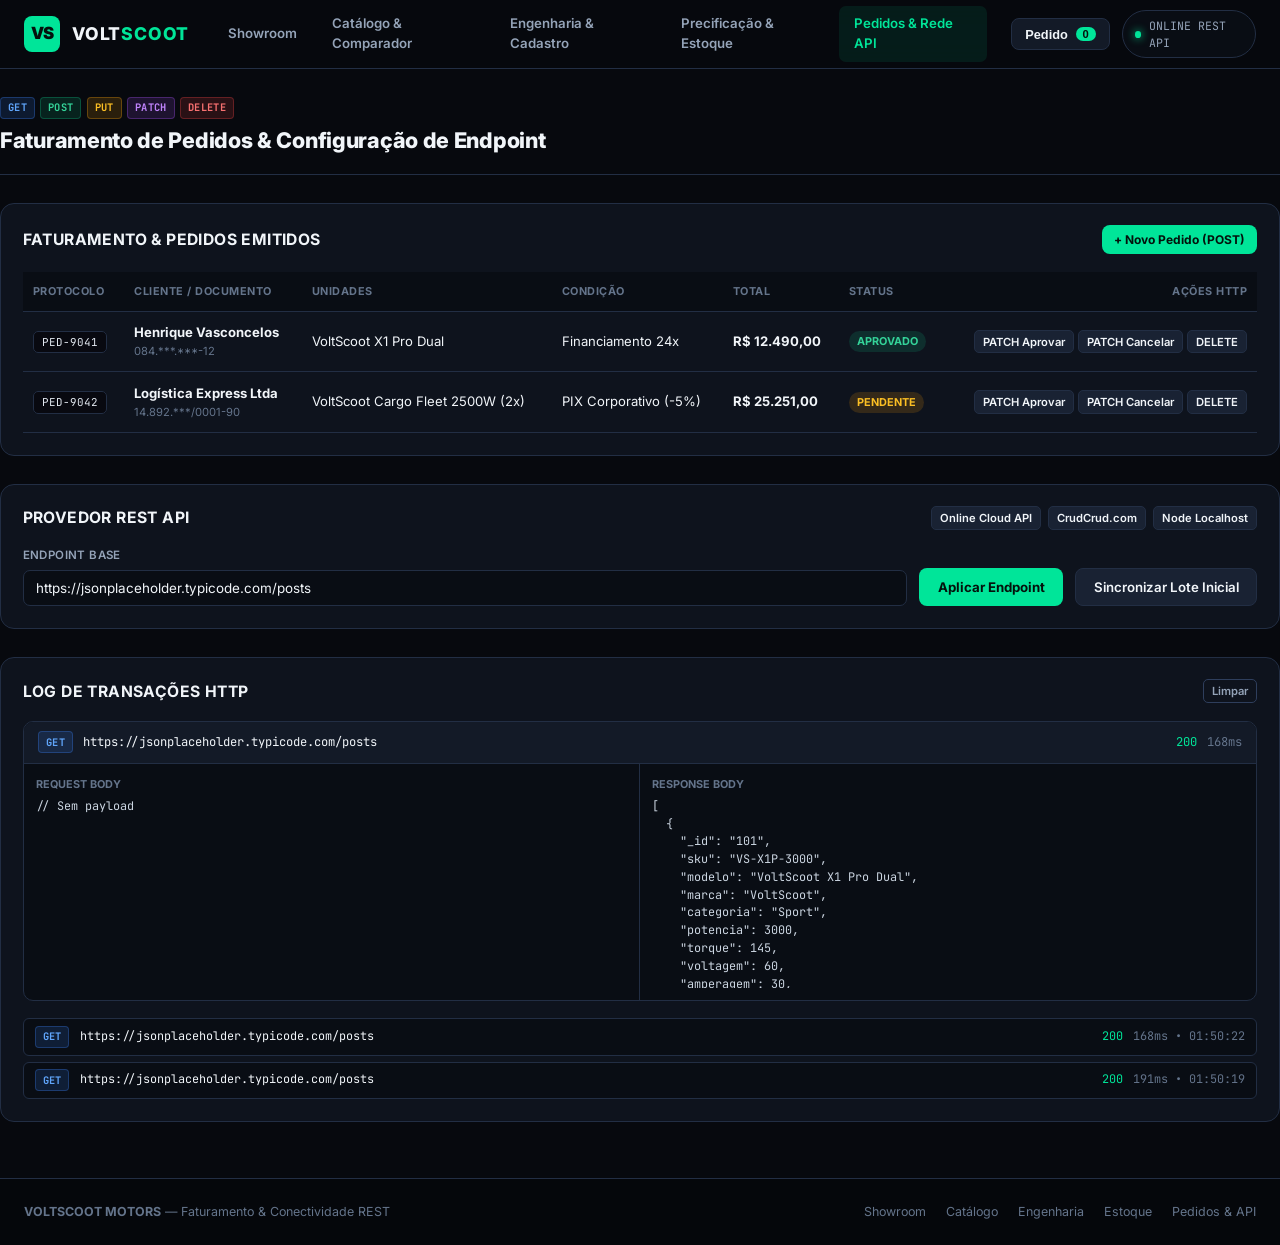
<file: api-console.html>
<!DOCTYPE html>
<html lang="pt-BR">
<head>
  <meta charset="UTF-8" />
  <meta name="viewport" content="width=device-width, initial-scale=1.0" />
  <title>VOLTSCOOT MOTORS | Pedidos & Rede API Online</title>
  <link rel="stylesheet" href="style.css" />
  <link rel="preconnect" href="https://fonts.googleapis.com">
  <link rel="preconnect" href="https://fonts.gstatic.com" crossorigin>
  <link href="https://fonts.googleapis.com/css2?family=Inter:wght@400;500;600;700;800;900&family=JetBrains+Mono:wght@400;500;600;700&display=swap" rel="stylesheet">
</head>
<body>
  <header class="topbar">
    <div class="container topbar-inner">
      <a href="index.html" class="brand">
        <div class="brand-mark">VS</div>
        <div>
          <div class="brand-name">VOLT<span>SCOOT</span></div>
        </div>
      </a>

      <nav class="nav-menu">
        <a href="index.html" class="nav-link">Showroom</a>
        <a href="catalogo.html" class="nav-link">Catálogo & Comparador</a>
        <a href="cadastro.html" class="nav-link">Engenharia & Cadastro</a>
        <a href="manutencao-patch.html" class="nav-link">Precificação & Estoque</a>
        <a href="api-console.html" class="nav-link active">Pedidos & Rede API</a>
      </nav>

      <div class="topbar-right">
        <button class="cart-trigger" onclick="abrirModalCarrinho()">
          Pedido <span class="cart-count">0</span>
        </button>
        <div class="api-pill">
          <span class="dot-online"></span>
          <span id="apiTopStatusText">ONLINE REST API</span>
        </div>
      </div>
    </div>
  </header>

  <main class="container main-wrap">
    <div class="toolbar-top">
      <div>
        <div style="display:flex; gap:0.35rem;">
          <span class="method-tag m-get">GET</span>
          <span class="method-tag m-post">POST</span>
          <span class="method-tag m-put">PUT</span>
          <span class="method-tag m-patch">PATCH</span>
          <span class="method-tag m-delete">DELETE</span>
        </div>
        <h1 class="toolbar-title" style="margin-top:0.3rem;">Faturamento de Pedidos & Configuração de Endpoint</h1>
      </div>
    </div>

    <section class="panel">
      <div class="panel-head">
        <span class="panel-title">Faturamento & Pedidos Emitidos</span>
        <button class="btn btn-brand btn-sm" onclick="abrirModalCarrinho()">+ Novo Pedido (POST)</button>
      </div>
      <div class="table-wrap">
        <table class="data-table">
          <thead>
            <tr>
              <th>Protocolo</th>
              <th>Cliente / Documento</th>
              <th>Unidades</th>
              <th>Condição</th>
              <th>Total</th>
              <th>Status</th>
              <th style="text-align:right;">Ações HTTP</th>
            </tr>
          </thead>
          <tbody id="tabelaPedidosBody"></tbody>
        </table>
      </div>
    </section>

    <section class="panel">
      <div class="panel-head">
        <span class="panel-title">Provedor REST API</span>
        <div style="display:flex; gap:0.45rem; flex-wrap:wrap;">
          <button class="btn btn-dark btn-xs" onclick="escolherPresetAPI('online')">Online Cloud API</button>
          <button class="btn btn-dark btn-xs" onclick="escolherPresetAPI('crudcrud')">CrudCrud.com</button>
          <button class="btn btn-dark btn-xs" onclick="escolherPresetAPI('local')">Node Localhost</button>
        </div>
      </div>

      <div style="display:flex; gap:0.75rem; align-items:flex-end; flex-wrap:wrap;">
        <div class="field" style="flex:1; min-width:280px;">
          <label for="apiUrlInput">Endpoint Base</label>
          <input type="text" id="apiUrlInput" placeholder="https://crudcrud.com/api/TOKEN/scooters" />
        </div>
        <button class="btn btn-brand" onclick="salvarEndpointCustomizado()">Aplicar Endpoint</button>
        <button class="btn btn-dark" onclick="restaurarFrotaPadrao()">Sincronizar Lote Inicial</button>
      </div>
    </section>

    <section class="panel">
      <div class="panel-head">
        <span class="panel-title">Log de Transações HTTP</span>
        <button class="btn btn-outline btn-xs" onclick="limparHistoricoLogs()">Limpar</button>
      </div>

      <div class="net-box" style="margin-bottom:1.1rem;">
        <div class="net-bar">
          <span class="method-tag m-get" id="logMethod">GET</span>
          <span id="logUrl" style="flex:1; word-break:break-all;">https://...</span>
          <span id="logStatus" style="color:var(--brand);">200</span>
          <span id="logTime" style="color:var(--text-muted);">0ms</span>
        </div>
        <div class="net-cols">
          <div class="net-pane">
            <div class="net-pane-head">Request Body</div>
            <pre id="logReqBody"></pre>
          </div>
          <div class="net-pane">
            <div class="net-pane-head">Response Body</div>
            <pre id="logResBody"></pre>
          </div>
        </div>
      </div>

      <div id="httpHistoryList" style="display:flex; flex-direction:column; gap:0.35rem; max-height:260px; overflow-y:auto;"></div>
    </section>
  </main>

  <footer class="footer">
    <div class="container footer-inner">
      <div><strong>VOLTSCOOT MOTORS</strong> — Faturamento & Conectividade REST</div>
      <div style="display:flex; gap:1.25rem;">
        <a href="index.html">Showroom</a>
        <a href="catalogo.html">Catálogo</a>
        <a href="cadastro.html">Engenharia</a>
        <a href="manutencao-patch.html">Estoque</a>
        <a href="api-console.html">Pedidos & API</a>
      </div>
    </div>
  </footer>

  <script src="script.js"></script>
</body>
</html>
</file>
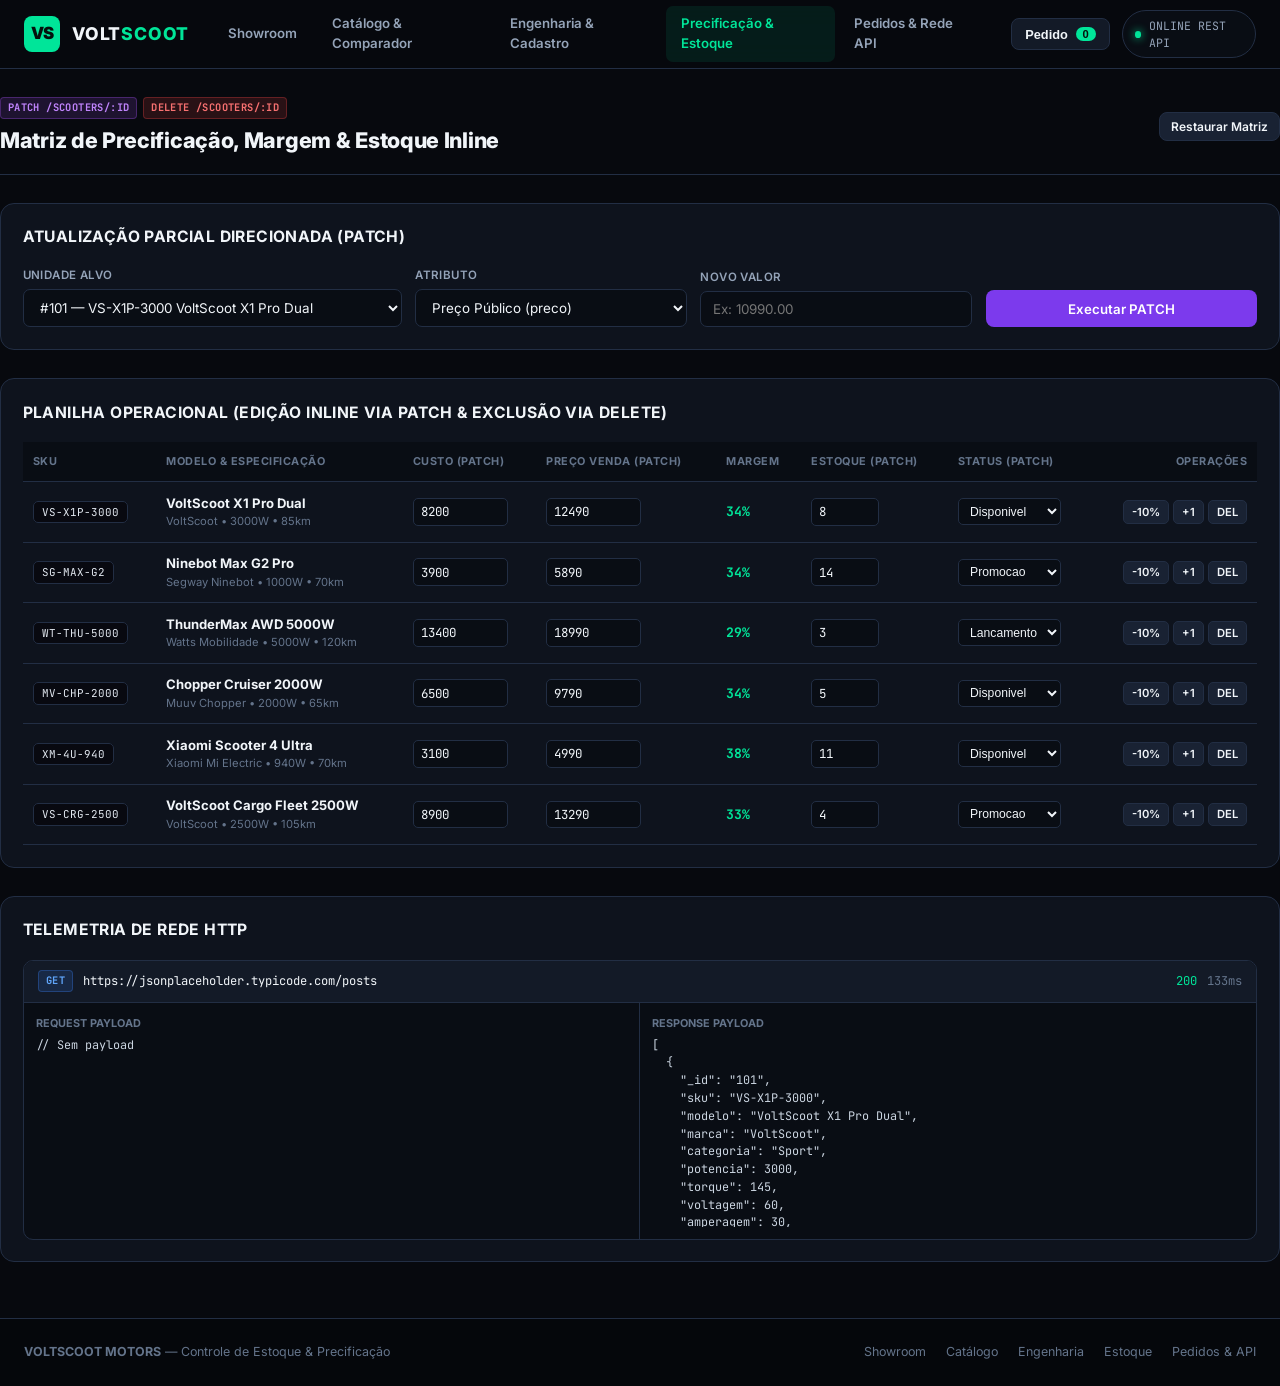
<file: manutencao-patch.html>
<!DOCTYPE html>
<html lang="pt-BR">
<head>
  <meta charset="UTF-8" />
  <meta name="viewport" content="width=device-width, initial-scale=1.0" />
  <title>VOLTSCOOT MOTORS | Precificação & Estoque (PATCH / DELETE)</title>
  <link rel="stylesheet" href="style.css" />
  <link rel="preconnect" href="https://fonts.googleapis.com">
  <link rel="preconnect" href="https://fonts.gstatic.com" crossorigin>
  <link href="https://fonts.googleapis.com/css2?family=Inter:wght@400;500;600;700;800;900&family=JetBrains+Mono:wght@400;500;600;700&display=swap" rel="stylesheet">
</head>
<body>
  <header class="topbar">
    <div class="container topbar-inner">
      <a href="index.html" class="brand">
        <div class="brand-mark">VS</div>
        <div>
          <div class="brand-name">VOLT<span>SCOOT</span></div>
        </div>
      </a>

      <nav class="nav-menu">
        <a href="index.html" class="nav-link">Showroom</a>
        <a href="catalogo.html" class="nav-link">Catálogo & Comparador</a>
        <a href="cadastro.html" class="nav-link">Engenharia & Cadastro</a>
        <a href="manutencao-patch.html" class="nav-link active">Precificação & Estoque</a>
        <a href="api-console.html" class="nav-link">Pedidos & Rede API</a>
      </nav>

      <div class="topbar-right">
        <button class="cart-trigger" onclick="abrirModalCarrinho()">
          Pedido <span class="cart-count">0</span>
        </button>
        <div class="api-pill">
          <span class="dot-online"></span>
          <span id="apiTopStatusText">ONLINE REST API</span>
        </div>
      </div>
    </div>
  </header>

  <main class="container main-wrap">
    <div class="toolbar-top">
      <div>
        <div style="display:flex; gap:0.4rem;">
          <span class="method-tag m-patch">PATCH /scooters/:id</span>
          <span class="method-tag m-delete">DELETE /scooters/:id</span>
        </div>
        <h1 class="toolbar-title" style="margin-top:0.3rem;">Matriz de Precificação, Margem & Estoque Inline</h1>
      </div>
      <button class="btn btn-dark btn-sm" onclick="restaurarFrotaPadrao()">Restaurar Matriz</button>
    </div>

    <section class="panel">
      <div class="panel-head">
        <span class="panel-title">Atualização Parcial Direcionada (PATCH)</span>
      </div>
      <form onsubmit="event.preventDefault(); executarPatchFormulario();">
        <div class="grid-4" style="align-items:end;">
          <div class="field">
            <label for="patchId">Unidade Alvo</label>
            <select id="patchId" required></select>
          </div>
          <div class="field">
            <label for="patchCampo">Atributo</label>
            <select id="patchCampo">
              <option value="preco">Preço Público (preco)</option>
              <option value="custo">Custo Unitário (custo)</option>
              <option value="estoque">Saldo em Estoque (estoque)</option>
              <option value="status">Status (status)</option>
              <option value="autonomia">Autonomia km (autonomia)</option>
              <option value="potencia">Potência W (potencia)</option>
              <option value="velocidadeMax">Velocidade Máx (velocidadeMax)</option>
            </select>
          </div>
          <div class="field">
            <label for="patchValor">Novo Valor</label>
            <input type="text" id="patchValor" placeholder="Ex: 10990.00" required />
          </div>
          <button type="submit" class="btn btn-patch">Executar PATCH</button>
        </div>
      </form>
    </section>

    <section class="panel">
      <div class="panel-head">
        <span class="panel-title">Planilha Operacional (Edição Inline via PATCH & Exclusão via DELETE)</span>
      </div>
      <div class="table-wrap">
        <table class="data-table">
          <thead>
            <tr>
              <th>SKU</th>
              <th>Modelo & Especificação</th>
              <th>Custo (PATCH)</th>
              <th>Preço Venda (PATCH)</th>
              <th>Margem</th>
              <th>Estoque (PATCH)</th>
              <th>Status (PATCH)</th>
              <th style="text-align:right;">Operações</th>
            </tr>
          </thead>
          <tbody id="tabelaManutencaoBody"></tbody>
        </table>
      </div>
    </section>

    <section class="panel">
      <div class="panel-head">
        <span class="panel-title">Telemetria de Rede HTTP</span>
      </div>
      <div class="net-box">
        <div class="net-bar">
          <span class="method-tag m-patch" id="logMethod">PATCH</span>
          <span id="logUrl" style="flex:1; word-break:break-all;">https://...</span>
          <span id="logStatus" style="color:var(--brand);">200</span>
          <span id="logTime" style="color:var(--text-muted);">0ms</span>
        </div>
        <div class="net-cols">
          <div class="net-pane">
            <div class="net-pane-head">Request Payload</div>
            <pre id="logReqBody"></pre>
          </div>
          <div class="net-pane">
            <div class="net-pane-head">Response Payload</div>
            <pre id="logResBody"></pre>
          </div>
        </div>
      </div>
    </section>
  </main>

  <footer class="footer">
    <div class="container footer-inner">
      <div><strong>VOLTSCOOT MOTORS</strong> — Controle de Estoque & Precificação</div>
      <div style="display:flex; gap:1.25rem;">
        <a href="index.html">Showroom</a>
        <a href="catalogo.html">Catálogo</a>
        <a href="cadastro.html">Engenharia</a>
        <a href="manutencao-patch.html">Estoque</a>
        <a href="api-console.html">Pedidos & API</a>
      </div>
    </div>
  </footer>

  <script src="script.js"></script>
</body>
</html>
</file>
<file: style.css>
:root {
  --bg-main: #07090e;
  --bg-panel: #0e131d;
  --bg-card: #131a27;
  --bg-elevated: #192233;
  --bg-input: #090d14;
  --border: #222e44;
  --border-light: #2e3e5c;

  --text-primary: #f1f5f9;
  --text-secondary: #94a3b8;
  --text-muted: #64748b;

  --brand: #00e599;
  --brand-dark: #00b377;
  --accent: #0ea5e9;

  --get: #3b82f6;
  --post: #10b981;
  --put: #f59e0b;
  --patch: #a855f7;
  --del: #ef4444;

  --radius: 10px;
  --radius-lg: 14px;
}

* {
  box-sizing: border-box;
  margin: 0;
  padding: 0;
}

body {
  font-family: 'Inter', -apple-system, BlinkMacSystemFont, sans-serif;
  background-color: var(--bg-main);
  color: var(--text-primary);
  line-height: 1.5;
  min-height: 100vh;
  display: flex;
  flex-direction: column;
  -webkit-font-smoothing: antialiased;
}

a {
  color: inherit;
  text-decoration: none;
}

.container {
  max-width: 1420px;
  margin: 0 auto;
  padding: 0 1.5rem;
  width: 100%;
}

/* ==========================================================================
   HEADER & NAVEGAÇÃO CORPORATIVA
   ========================================================================== */
.topbar {
  background: rgba(7, 9, 14, 0.92);
  border-bottom: 1px solid var(--border);
  backdrop-filter: blur(14px);
  position: sticky;
  top: 0;
  z-index: 300;
}

.topbar-inner {
  display: flex;
  align-items: center;
  justify-content: space-between;
  height: 68px;
  gap: 1.5rem;
}

.brand {
  display: flex;
  align-items: center;
  gap: 0.75rem;
}

.brand-mark {
  width: 36px;
  height: 36px;
  background: var(--brand);
  color: #04120c;
  font-weight: 900;
  font-size: 1.05rem;
  border-radius: 8px;
  display: flex;
  align-items: center;
  justify-content: center;
  letter-spacing: -1px;
}

.brand-name {
  font-size: 1.1rem;
  font-weight: 800;
  letter-spacing: 0.8px;
  text-transform: uppercase;
}

.brand-name span {
  color: var(--brand);
}

.brand-tag {
  display: block;
  font-size: 0.65rem;
  color: var(--text-muted);
  letter-spacing: 1.4px;
  text-transform: uppercase;
}

.nav-menu {
  display: flex;
  align-items: center;
  gap: 0.25rem;
}

.nav-link {
  padding: 0.5rem 0.95rem;
  border-radius: 7px;
  font-size: 0.83rem;
  font-weight: 600;
  color: var(--text-secondary);
  transition: all 0.15s;
  display: inline-flex;
  align-items: center;
  gap: 0.45rem;
}

.nav-link:hover {
  color: var(--text-primary);
  background: rgba(255, 255, 255, 0.04);
}

.nav-link.active {
  color: var(--brand);
  background: rgba(0, 229, 153, 0.09);
}

.topbar-right {
  display: flex;
  align-items: center;
  gap: 0.75rem;
}

.cart-trigger {
  background: var(--bg-card);
  border: 1px solid var(--border);
  color: var(--text-primary);
  padding: 0.45rem 0.85rem;
  border-radius: 8px;
  font-size: 0.8rem;
  font-weight: 600;
  cursor: pointer;
  display: inline-flex;
  align-items: center;
  gap: 0.5rem;
}

.cart-count {
  background: var(--brand);
  color: #04120c;
  font-weight: 800;
  font-size: 0.7rem;
  padding: 0.08rem 0.42rem;
  border-radius: 99px;
}

.api-pill {
  display: inline-flex;
  align-items: center;
  gap: 0.45rem;
  font-family: 'JetBrains Mono', monospace;
  font-size: 0.72rem;
  background: var(--bg-input);
  border: 1px solid var(--border);
  padding: 0.38rem 0.75rem;
  border-radius: 99px;
  color: var(--text-secondary);
}

.dot-online {
  width: 7px;
  height: 7px;
  border-radius: 50%;
  background: var(--brand);
  box-shadow: 0 0 8px var(--brand);
}

/* ==========================================================================
   BADGES & BOTÕES
   ========================================================================== */
.method-tag {
  font-family: 'JetBrains Mono', monospace;
  font-size: 0.65rem;
  font-weight: 700;
  padding: 0.14rem 0.42rem;
  border-radius: 4px;
  letter-spacing: 0.4px;
  text-transform: uppercase;
}

.m-get { background: rgba(59, 130, 246, 0.15); color: #60a5fa; border: 1px solid rgba(59, 130, 246, 0.3); }
.m-post { background: rgba(16, 185, 129, 0.15); color: #34d399; border: 1px solid rgba(16, 185, 129, 0.3); }
.m-put { background: rgba(245, 158, 11, 0.15); color: #fbbf24; border: 1px solid rgba(245, 158, 11, 0.3); }
.m-patch { background: rgba(168, 85, 247, 0.15); color: #c084fc; border: 1px solid rgba(168, 85, 247, 0.3); }
.m-delete { background: rgba(239, 68, 68, 0.15); color: #f87171; border: 1px solid rgba(239, 68, 68, 0.3); }

.btn {
  display: inline-flex;
  align-items: center;
  justify-content: center;
  gap: 0.5rem;
  padding: 0.62rem 1.1rem;
  border-radius: 8px;
  font-size: 0.83rem;
  font-weight: 600;
  border: 1px solid transparent;
  cursor: pointer;
  transition: all 0.16s ease;
  color: #fff;
  font-family: inherit;
}

.btn:hover { filter: brightness(1.08); transform: translateY(-1px); }
.btn:active { transform: translateY(0); }

.btn-brand { background: var(--brand); color: #04120c; font-weight: 700; }
.btn-get { background: #2563eb; }
.btn-post { background: #059669; }
.btn-put { background: #d97706; }
.btn-patch { background: #7c3aed; }
.btn-delete { background: #dc2626; }
.btn-dark { background: var(--bg-elevated); border-color: var(--border); color: var(--text-primary); }
.btn-outline { background: transparent; border-color: var(--border-light); color: var(--text-secondary); }
.btn-outline:hover { color: var(--text-primary); border-color: var(--text-secondary); }
.btn-sm { padding: 0.36rem 0.7rem; font-size: 0.75rem; }
.btn-xs { padding: 0.24rem 0.5rem; font-size: 0.7rem; border-radius: 5px; }

/* ==========================================================================
   LAYOUT GERAL, SEÇÕES E KPIs
   ========================================================================== */
.main-wrap {
  flex: 1;
  padding: 1.75rem 0 3.5rem;
  display: flex;
  flex-direction: column;
  gap: 1.75rem;
}

.toolbar-top {
  display: flex;
  align-items: center;
  justify-content: space-between;
  gap: 1rem;
  flex-wrap: wrap;
  padding-bottom: 1.1rem;
  border-bottom: 1px solid var(--border);
}

.toolbar-title {
  font-size: 1.35rem;
  font-weight: 800;
  letter-spacing: -0.3px;
}

.kpi-row {
  display: grid;
  grid-template-columns: repeat(auto-fit, minmax(210px, 1fr));
  gap: 1rem;
}

.kpi-box {
  background: var(--bg-panel);
  border: 1px solid var(--border);
  border-radius: var(--radius);
  padding: 1.1rem 1.25rem;
}

.kpi-label {
  font-size: 0.72rem;
  text-transform: uppercase;
  letter-spacing: 0.6px;
  color: var(--text-muted);
  font-weight: 600;
}

.kpi-val {
  font-size: 1.55rem;
  font-weight: 800;
  font-family: 'JetBrains Mono', monospace;
  margin-top: 0.25rem;
  color: var(--text-primary);
}

.kpi-sub {
  font-size: 0.74rem;
  color: var(--brand);
  margin-top: 0.2rem;
}

.panel {
  background: var(--bg-panel);
  border: 1px solid var(--border);
  border-radius: var(--radius-lg);
  padding: 1.35rem;
}

.panel-head {
  display: flex;
  align-items: center;
  justify-content: space-between;
  gap: 1rem;
  margin-bottom: 1.1rem;
  flex-wrap: wrap;
}

.panel-title {
  font-size: 0.98rem;
  font-weight: 700;
  text-transform: uppercase;
  letter-spacing: 0.4px;
  color: var(--text-primary);
}

/* ==========================================================================
   HERO SHOWROOM CONFIGURADOR (HOME)
   ========================================================================== */
.showroom-hero {
  background: radial-gradient(circle at 75% 35%, rgba(0, 229, 153, 0.12), transparent 50%),
              linear-gradient(180deg, #0b101b 0%, var(--bg-main) 100%);
  border-bottom: 1px solid var(--border);
  padding: 2.5rem 0;
}

.showroom-grid {
  display: grid;
  grid-template-columns: 1.15fr 0.85fr;
  gap: 2.25rem;
  align-items: center;
}

@media (max-width: 980px) {
  .showroom-grid { grid-template-columns: 1fr; }
}

.showroom-title {
  font-size: 2.45rem;
  font-weight: 900;
  line-height: 1.1;
  letter-spacing: -0.8px;
  margin: 0.6rem 0 1.25rem;
}

.showroom-title span { color: var(--brand); }

.spec-strip {
  display: grid;
  grid-template-columns: repeat(4, 1fr);
  gap: 0.75rem;
  margin-bottom: 1.5rem;
}

.spec-strip-item {
  background: var(--bg-panel);
  border: 1px solid var(--border);
  padding: 0.75rem;
  border-radius: 8px;
}

.spec-strip-item small {
  display: block;
  font-size: 0.68rem;
  color: var(--text-muted);
  text-transform: uppercase;
}

.spec-strip-item strong {
  font-family: 'JetBrains Mono', monospace;
  font-size: 1.05rem;
  color: var(--text-primary);
}

.featured-stage {
  background: var(--bg-panel);
  border: 1px solid var(--border);
  border-radius: 16px;
  overflow: hidden;
}

.featured-stage img {
  width: 100%;
  height: 270px;
  object-fit: cover;
  display: block;
}

.featured-stage-bar {
  padding: 1.1rem 1.25rem;
  display: flex;
  justify-content: space-between;
  align-items: center;
  border-top: 1px solid var(--border);
}

/* ==========================================================================
   CARDS DE SCOOTERS ELÉTRICAS (COMPLEXOS COM TELEMETRIA)
   ========================================================================== */
.catalog-grid {
  display: grid;
  grid-template-columns: repeat(auto-fill, minmax(315px, 1fr));
  gap: 1.25rem;
}

.unit-card {
  background: var(--bg-panel);
  border: 1px solid var(--border);
  border-radius: 12px;
  overflow: hidden;
  display: flex;
  flex-direction: column;
  transition: border-color 0.18s, transform 0.18s;
}

.unit-card:hover {
  border-color: var(--border-light);
  transform: translateY(-2px);
}

.unit-media {
  position: relative;
  height: 185px;
  background: #05070b;
}

.unit-media img {
  width: 100%;
  height: 100%;
  object-fit: cover;
}

.unit-badges-top {
  position: absolute;
  top: 0.65rem;
  left: 0.65rem;
  right: 0.65rem;
  display: flex;
  justify-content: space-between;
  align-items: center;
}

.sku-tag {
  font-family: 'JetBrains Mono', monospace;
  font-size: 0.68rem;
  background: rgba(7, 9, 14, 0.88);
  color: #e2e8f0;
  padding: 0.2rem 0.5rem;
  border-radius: 5px;
  border: 1px solid var(--border);
}

.unit-content {
  padding: 1.1rem;
  display: flex;
  flex-direction: column;
  gap: 0.8rem;
  flex: 1;
}

.unit-meta-line {
  display: flex;
  justify-content: space-between;
  font-size: 0.72rem;
  text-transform: uppercase;
  letter-spacing: 0.5px;
  color: var(--brand);
  font-weight: 700;
}

.unit-name {
  font-size: 1.05rem;
  font-weight: 800;
  color: var(--text-primary);
}

.unit-telemetry {
  display: grid;
  grid-template-columns: repeat(4, 1fr);
  gap: 0.35rem;
  background: var(--bg-input);
  border: 1px solid var(--border);
  border-radius: 8px;
  padding: 0.55rem 0.4rem;
  text-align: center;
}

.tel-cell span {
  display: block;
  font-size: 0.62rem;
  color: var(--text-muted);
  text-transform: uppercase;
}

.tel-cell strong {
  font-family: 'JetBrains Mono', monospace;
  font-size: 0.76rem;
  color: var(--text-primary);
}

.unit-bars {
  display: flex;
  flex-direction: column;
  gap: 0.35rem;
}

.bar-row {
  display: flex;
  align-items: center;
  gap: 0.5rem;
  font-size: 0.68rem;
  color: var(--text-secondary);
}

.bar-label { width: 68px; }
.bar-track {
  flex: 1;
  height: 5px;
  background: var(--bg-input);
  border-radius: 99px;
  overflow: hidden;
}
.bar-fill {
  height: 100%;
  background: linear-gradient(90deg, var(--brand), var(--accent));
}

.unit-pricing {
  display: flex;
  justify-content: space-between;
  align-items: flex-end;
  margin-top: auto;
  padding-top: 0.4rem;
  border-top: 1px solid var(--border);
}

.price-main {
  font-size: 1.25rem;
  font-weight: 800;
  color: var(--text-primary);
}

.price-installments {
  font-size: 0.7rem;
  color: var(--text-muted);
}

.unit-footer-actions {
  display: grid;
  grid-template-columns: 1.4fr repeat(4, 1fr);
  gap: 0.3rem;
}

/* ==========================================================================
   FILTROS, COMPARADOR E FORMULÁRIOS MULTI-COLUNAS
   ========================================================================== */
.filters-grid {
  display: grid;
  grid-template-columns: 1.8fr 1fr 1fr 1fr 1fr auto;
  gap: 0.75rem;
  align-items: end;
}

@media (max-width: 1080px) {
  .filters-grid { grid-template-columns: 1fr 1fr; }
}

.field {
  display: flex;
  flex-direction: column;
  gap: 0.32rem;
}

.field label {
  font-size: 0.72rem;
  font-weight: 600;
  color: var(--text-secondary);
  text-transform: uppercase;
  letter-spacing: 0.4px;
}

.field input,
.field select,
.field textarea {
  background: var(--bg-input);
  border: 1px solid var(--border);
  color: var(--text-primary);
  padding: 0.58rem 0.75rem;
  border-radius: 7px;
  font-size: 0.84rem;
  font-family: inherit;
  outline: none;
}

.field input:focus,
.field select:focus,
.field textarea:focus {
  border-color: var(--brand);
}

.grid-2 { display: grid; grid-template-columns: 1fr 1fr; gap: 0.85rem; }
.grid-3 { display: grid; grid-template-columns: 1fr 1fr 1fr; gap: 0.85rem; }
.grid-4 { display: grid; grid-template-columns: repeat(4, 1fr); gap: 0.85rem; }
.split-erp { display: grid; grid-template-columns: 1.45fr 0.85fr; gap: 1.35rem; align-items: start; }

@media (max-width: 960px) {
  .grid-2, .grid-3, .grid-4, .split-erp { grid-template-columns: 1fr; }
}

/* ==========================================================================
   TABELAS DE DADOS & EDIÇÃO INLINE (PATCH)
   ========================================================================== */
.table-wrap { overflow-x: auto; }

.data-table {
  width: 100%;
  border-collapse: collapse;
  font-size: 0.82rem;
}

.data-table th,
.data-table td {
  padding: 0.72rem 0.65rem;
  text-align: left;
  border-bottom: 1px solid var(--border);
}

.data-table th {
  font-size: 0.68rem;
  text-transform: uppercase;
  letter-spacing: 0.5px;
  color: var(--text-muted);
  background: var(--bg-input);
}

.data-table tbody tr:hover {
  background: rgba(255, 255, 255, 0.02);
}

.inline-input {
  background: var(--bg-input);
  border: 1px solid var(--border);
  color: var(--text-primary);
  padding: 0.28rem 0.45rem;
  border-radius: 5px;
  font-family: 'JetBrains Mono', monospace;
  font-size: 0.78rem;
  width: 95px;
}

.inline-select {
  background: var(--bg-input);
  border: 1px solid var(--border);
  color: var(--text-primary);
  padding: 0.28rem 0.45rem;
  border-radius: 5px;
  font-size: 0.76rem;
}

.badge-status {
  display: inline-block;
  padding: 0.14rem 0.5rem;
  border-radius: 99px;
  font-size: 0.68rem;
  font-weight: 700;
  text-transform: uppercase;
}

.st-Disponivel { background: rgba(16, 185, 129, 0.16); color: #34d399; }
.st-Promocao { background: rgba(245, 158, 11, 0.16); color: #fbbf24; }
.st-Lancamento { background: rgba(59, 130, 246, 0.16); color: #60a5fa; }
.st-Esgotada { background: rgba(239, 68, 68, 0.16); color: #f87171; }
.st-Confirmado, .st-Aprovado { background: rgba(16, 185, 129, 0.16); color: #34d399; }
.st-Pendente { background: rgba(245, 158, 11, 0.16); color: #fbbf24; }
.st-Cancelado { background: rgba(239, 68, 68, 0.16); color: #f87171; }

/* ==========================================================================
   INSPETOR DE REDE HTTP
   ========================================================================== */
.net-box {
  background: var(--bg-input);
  border: 1px solid var(--border);
  border-radius: var(--radius);
  overflow: hidden;
}

.net-bar {
  display: flex;
  align-items: center;
  gap: 0.65rem;
  padding: 0.6rem 0.9rem;
  background: var(--bg-card);
  border-bottom: 1px solid var(--border);
  font-family: 'JetBrains Mono', monospace;
  font-size: 0.76rem;
}

.net-cols {
  display: grid;
  grid-template-columns: 1fr 1fr;
}

@media (max-width: 720px) {
  .net-cols { grid-template-columns: 1fr; }
}

.net-pane {
  padding: 0.75rem;
  border-right: 1px solid var(--border);
}

.net-pane:last-child { border-right: none; }

.net-pane-head {
  font-size: 0.68rem;
  text-transform: uppercase;
  color: var(--text-muted);
  font-weight: 700;
  margin-bottom: 0.35rem;
}

.net-pane pre {
  font-family: 'JetBrains Mono', monospace;
  font-size: 0.74rem;
  color: #cbd5e1;
  max-height: 190px;
  overflow: auto;
  white-space: pre-wrap;
}

/* ==========================================================================
   MODAL & DRAWER DE CARRINHO
   ========================================================================== */
.modal-backdrop {
  position: fixed;
  inset: 0;
  background: rgba(4, 6, 11, 0.84);
  backdrop-filter: blur(5px);
  display: flex;
  align-items: center;
  justify-content: center;
  z-index: 900;
  padding: 1rem;
}

.modal-backdrop.hidden { display: none; }

.modal-card {
  background: var(--bg-panel);
  border: 1px solid var(--border-light);
  border-radius: 14px;
  max-width: 820px;
  width: 100%;
  padding: 1.5rem;
  max-height: 90vh;
  overflow-y: auto;
}

.footer {
  background: #05070b;
  border-top: 1px solid var(--border);
  padding: 1.5rem 0;
  margin-top: auto;
  font-size: 0.78rem;
  color: var(--text-muted);
}

.footer-inner {
  display: flex;
  justify-content: space-between;
  align-items: center;
  flex-wrap: wrap;
  gap: 1rem;
}

.toast-container {
  position: fixed;
  bottom: 1.25rem;
  right: 1.25rem;
  display: flex;
  flex-direction: column;
  gap: 0.45rem;
  z-index: 9999;
}

.toast {
  background: var(--bg-card);
  border: 1px solid var(--border-light);
  border-left: 4px solid var(--brand);
  color: var(--text-primary);
  padding: 0.7rem 1rem;
  border-radius: 8px;
  font-size: 0.8rem;
  box-shadow: 0 12px 28px rgba(0, 0, 0, 0.6);
}
</file>
